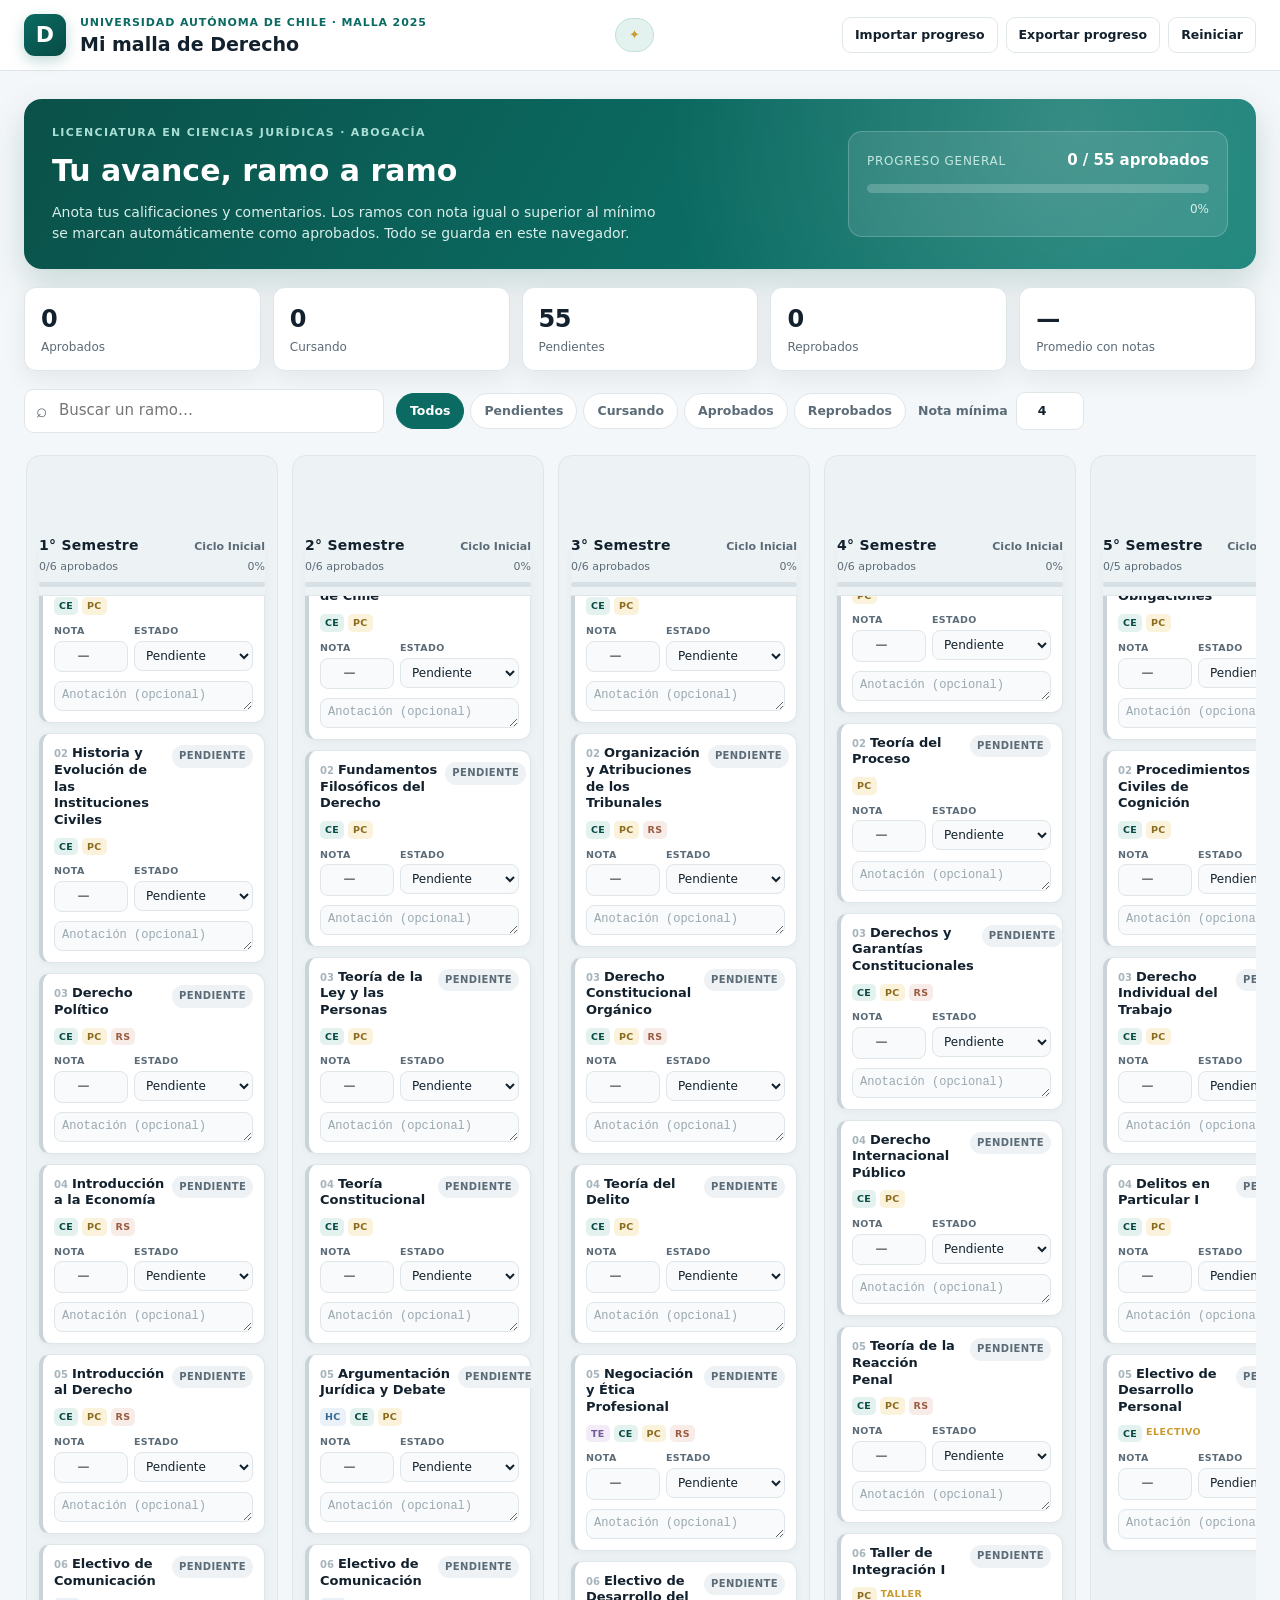
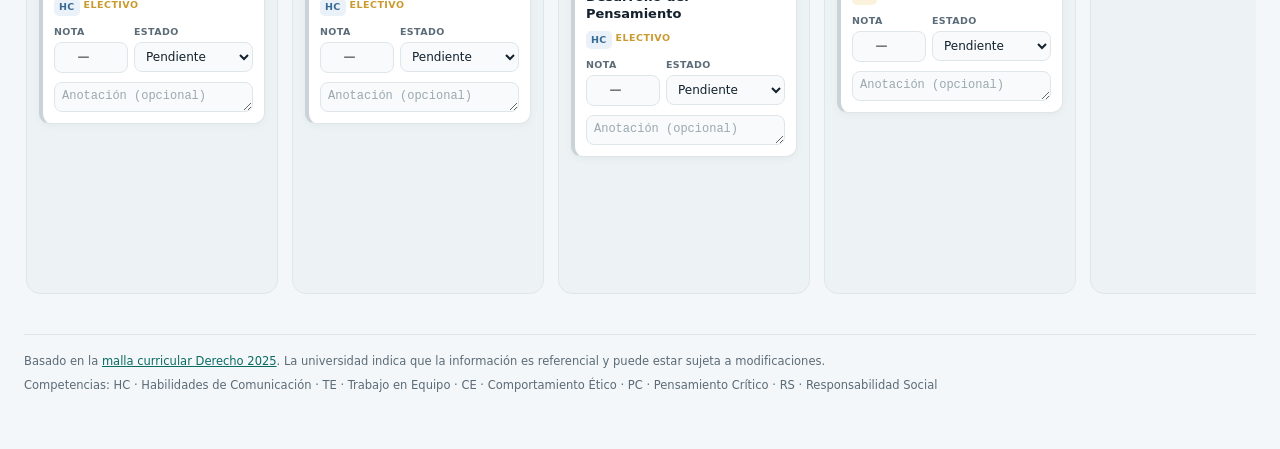
<file: index.html>
<!doctype html>
<html lang="es-CL">
<head>
  <meta charset="utf-8">
  <meta name="viewport" content="width=device-width, initial-scale=1">
  <meta name="description" content="Seguimiento personal de notas y avance de la malla de Derecho 2025 de la Universidad Autónoma de Chile.">
  <title>Mi malla · Derecho UAutónoma 2025</title>
  <link rel="stylesheet" href="styles.css">
</head>
<body>
  <header class="topbar">
    <div class="topbar-inner">
      <div class="brand">
        <div class="brand-mark" aria-hidden="true">D</div>
        <div>
          <p class="brand-kicker">Universidad Autónoma de Chile · Malla 2025</p>
          <h1>Mi malla de Derecho</h1>
        </div>
      </div>
      <div class="perfil-chip" id="perfil-chip" hidden></div>
      <div class="topbar-actions">
        <button type="button" class="btn btn-ghost" id="btn-importar">Importar progreso</button>
        <button type="button" class="btn btn-ghost" id="btn-exportar">Exportar progreso</button>
        <button type="button" class="btn btn-ghost btn-danger" id="btn-reiniciar">Reiniciar</button>
        <input type="file" id="archivo-importar" accept="application/json,.json" hidden>
      </div>
    </div>
  </header>

  <main>
    <section class="hero" aria-labelledby="resumen-titulo">
      <div class="hero-copy">
        <p class="eyebrow">Licenciatura en Ciencias Jurídicas · Abogacía</p>
        <h2 id="resumen-titulo">Tu avance, ramo a ramo</h2>
        <p class="hero-text">
          Anota tus calificaciones y comentarios. Los ramos con nota igual o superior al mínimo
          se marcan automáticamente como aprobados. Todo se guarda en este navegador.
        </p>
      </div>

      <div class="progress-card">
        <div class="progress-head">
          <span class="progress-label">Progreso general</span>
          <strong id="avance-texto">0 / 55 aprobados</strong>
        </div>
        <div class="progress-track" role="progressbar" aria-valuemin="0" aria-valuemax="100" aria-valuenow="0" id="avance-barra">
          <div class="progress-fill" id="avance-fill"></div>
        </div>
        <span class="progress-pct" id="avance-pct">0%</span>
      </div>
    </section>

    <section class="stats" aria-label="Resumen de tu situación">
      <article class="stat">
        <span class="stat-value" id="stat-aprobados">0</span>
        <span class="stat-label">Aprobados</span>
      </article>
      <article class="stat">
        <span class="stat-value" id="stat-cursando">0</span>
        <span class="stat-label">Cursando</span>
      </article>
      <article class="stat">
        <span class="stat-value" id="stat-pendientes">0</span>
        <span class="stat-label">Pendientes</span>
      </article>
      <article class="stat">
        <span class="stat-value" id="stat-reprobados">0</span>
        <span class="stat-label">Reprobados</span>
      </article>
      <article class="stat">
        <span class="stat-value" id="stat-promedio">—</span>
        <span class="stat-label">Promedio con notas</span>
      </article>
    </section>

    <section class="toolbar" aria-label="Filtros y búsqueda">
      <div class="search-wrap">
        <span class="search-icon" aria-hidden="true">⌕</span>
        <input type="search" id="busqueda" placeholder="Buscar un ramo…" aria-label="Buscar un ramo">
      </div>
      <div class="filters" id="filtros" role="group" aria-label="Filtrar por estado">
        <button type="button" class="chip active" data-filtro="todos">Todos</button>
        <button type="button" class="chip" data-filtro="pendiente">Pendientes</button>
        <button type="button" class="chip" data-filtro="cursando">Cursando</button>
        <button type="button" class="chip" data-filtro="aprobado">Aprobados</button>
        <button type="button" class="chip" data-filtro="reprobado">Reprobados</button>
      </div>
      <label class="minima">
        Nota mínima
        <input type="number" id="nota-minima" min="1" max="7" step="0.1" value="4" aria-label="Nota mínima de aprobación">
      </label>
    </section>

    <section class="malla" id="malla" aria-label="Malla curricular por semestre"></section>

    <p class="empty-state" id="empty-state" hidden>No hay ramos que coincidan con tu búsqueda o filtro.</p>

    <footer class="footer">
      <p>
        Basado en la <a href="https://admision.uautonoma.cl/content/uploads/2025/01/Malla-Derecho-2025.pdf" target="_blank" rel="noopener noreferrer">malla curricular Derecho 2025</a>.
        La universidad indica que la información es referencial y puede estar sujeta a modificaciones.
      </p>
      <p class="leyenda">
        Competencias: HC · Habilidades de Comunicación · TE · Trabajo en Equipo · CE · Comportamiento Ético ·
        PC · Pensamiento Crítico · RS · Responsabilidad Social
      </p>
    </footer>
  </main>

  <div class="toast" id="toast" role="status" aria-live="polite"></div>

  <script src="data.js"></script>
  <script src="app.js"></script>
</body>
</html>
</file>
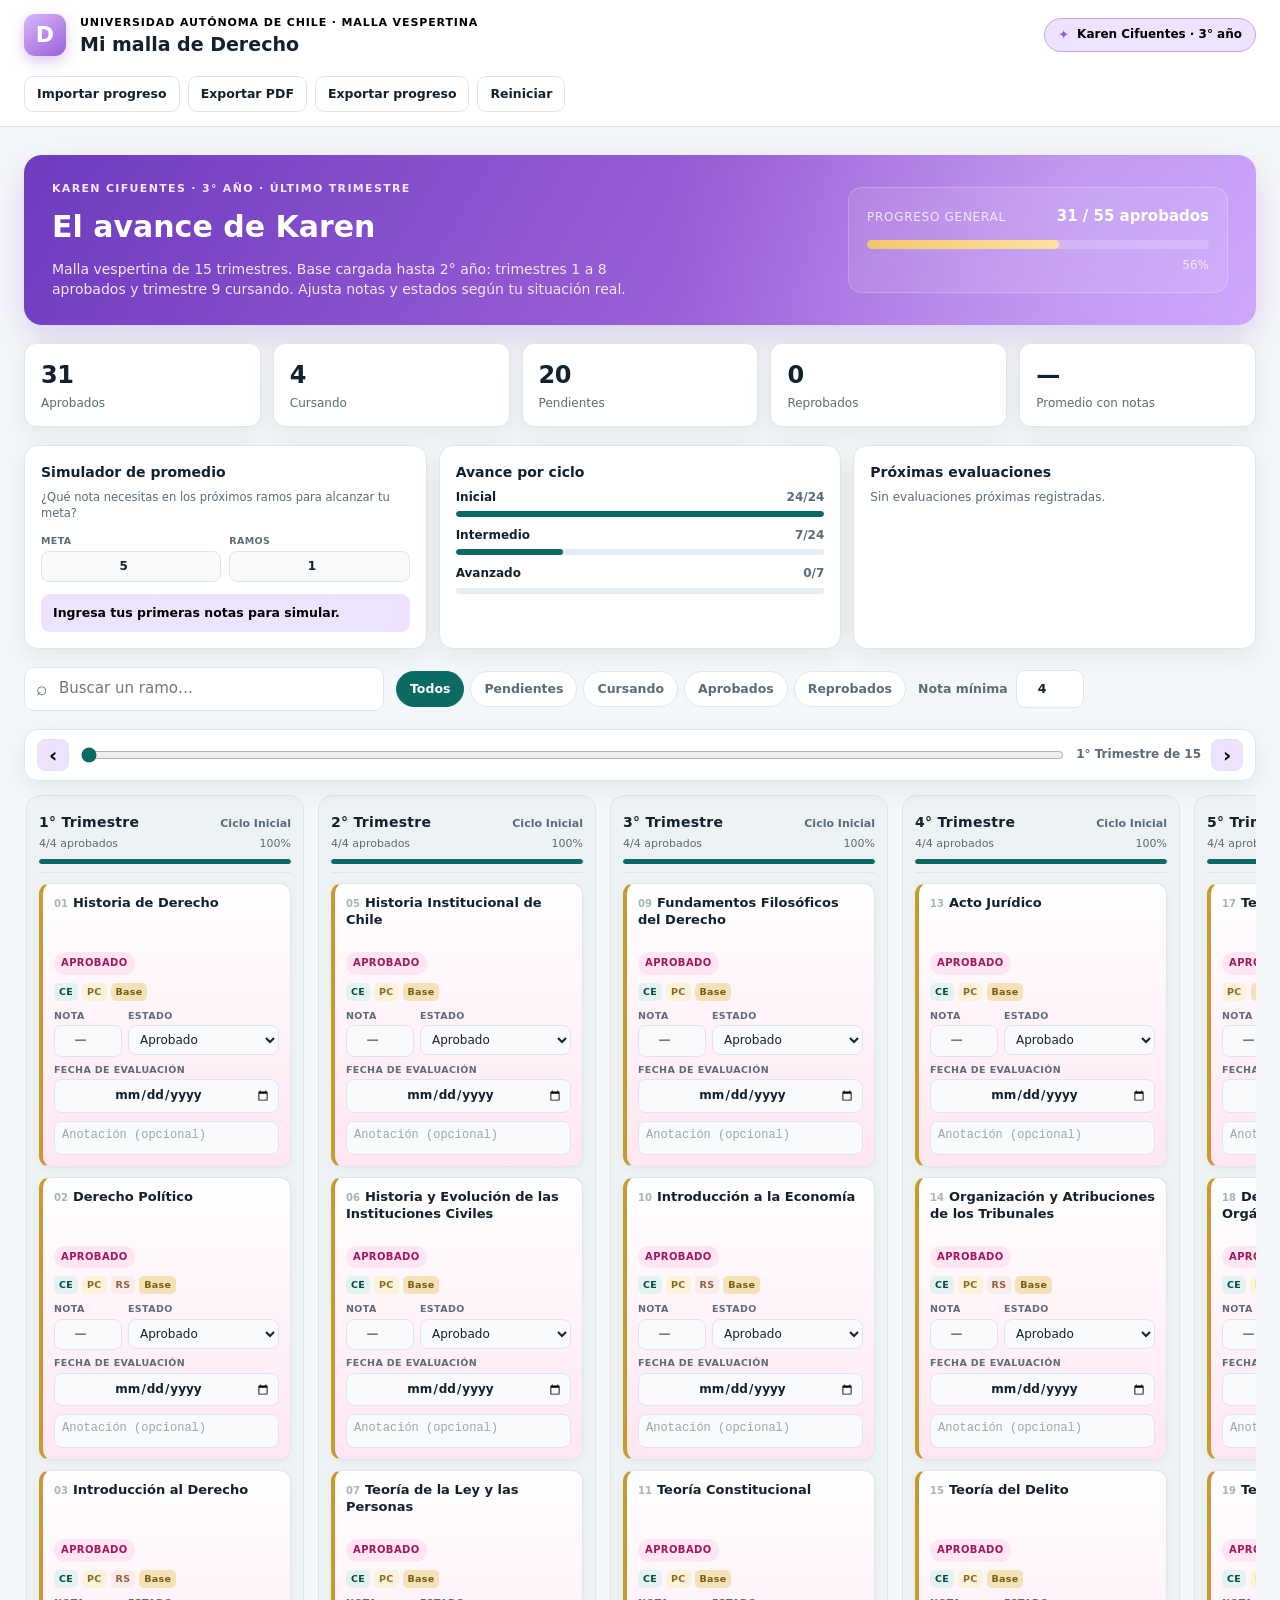
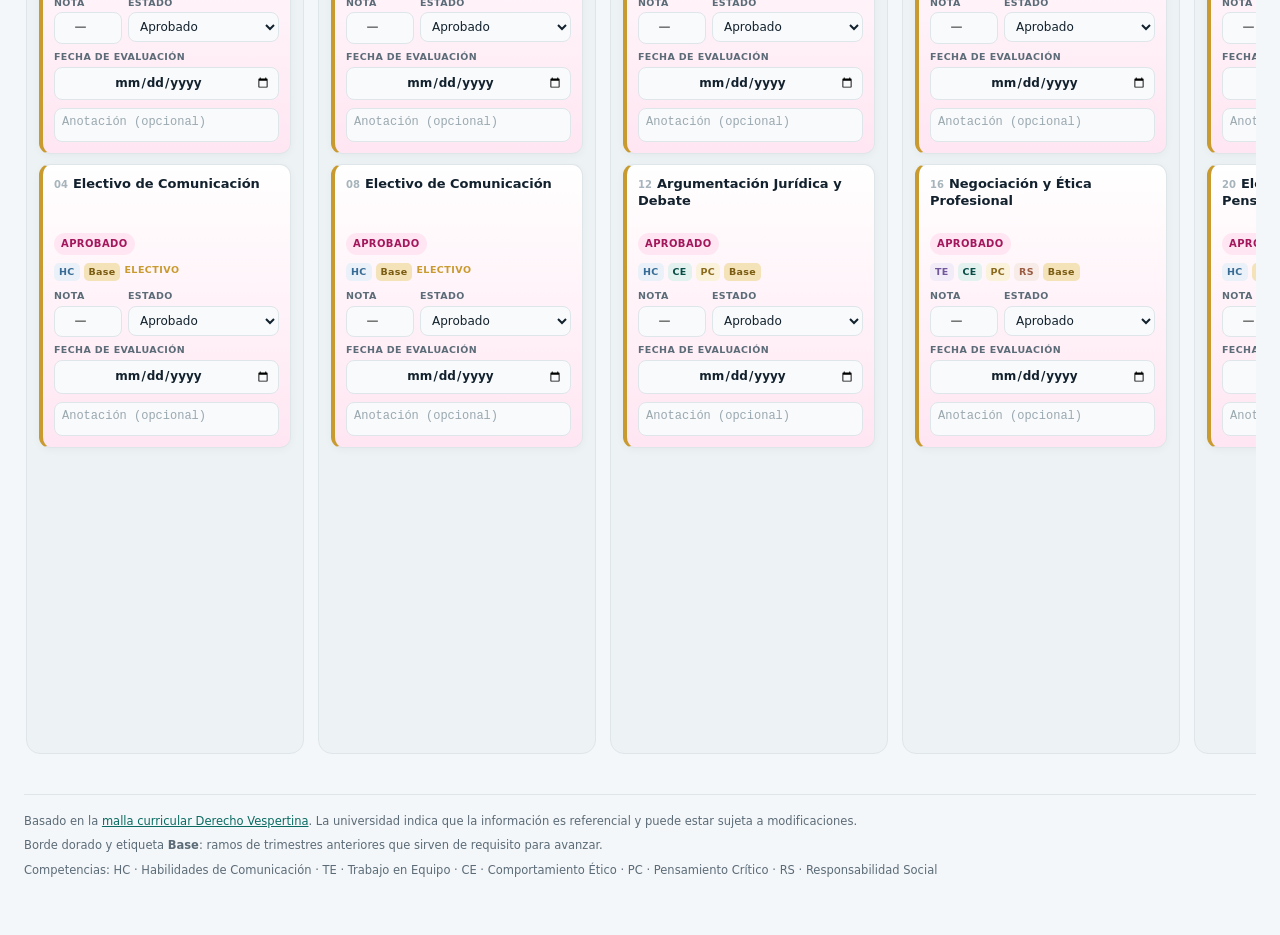
<file: karen.html>
<!doctype html>
<html lang="es-CL">
<head>
  <meta charset="utf-8">
  <meta name="viewport" content="width=device-width, initial-scale=1">
  <meta name="description" content="Seguimiento personal de notas y avance de la malla vespertina de Derecho de la Universidad Autónoma de Chile.">
  <title>La malla de Karen · Derecho UAutónoma</title>
  <style>
:root {
  --bg: #f4f7f9;
  --surface: #ffffff;
  --surface-soft: #f8fafb;
  --ink: #12212d;
  --ink-soft: #5b6b77;
  --line: #dfe6ea;
  --brand: #0b6b62;
  --brand-dark: #074b45;
  --brand-soft: #e3f2ef;
  --gold: #c99a2e;
  --gold-soft: #fbf2dc;
  --lila: #d9b8ff;
  --pink: #e85c9f;
  --pink-soft: #ffe6f2;
  --pink-dark: #a3175c;
  --purple: #7b3fc3;
  --purple-soft: #eee3ff;
  --purple-dark: #5b2a9e;
  --danger: #b4473f;
  --danger-soft: #fae9e7;
  --blue: #2f6f9e;
  --blue-soft: #e7f1f8;
  --shadow: 0 8px 24px rgba(18, 33, 45, 0.07);
  --radius: 14px;
}

* { box-sizing: border-box; }

html { scroll-behavior: smooth; }

body {
  margin: 0;
  min-height: 100vh;
  background: var(--bg);
  color: var(--ink);
  font-family: "Segoe UI", Inter, system-ui, -apple-system, sans-serif;
  font-size: 15px;
  line-height: 1.45;
}

button, input, select { font: inherit; }
button { cursor: pointer; }

.topbar {
  position: sticky;
  top: 0;
  z-index: 20;
  background: rgba(255, 255, 255, 0.94);
  backdrop-filter: blur(10px);
  border-bottom: 1px solid var(--line);
}

.topbar-inner {
  max-width: 1480px;
  margin: 0 auto;
  padding: 14px 24px;
  display: flex;
  align-items: center;
  justify-content: space-between;
  gap: 20px;
  flex-wrap: wrap;
}

.brand { display: flex; align-items: center; gap: 14px; }

.brand-mark {
  width: 42px;
  height: 42px;
  border-radius: 11px;
  background: linear-gradient(145deg, #d9b8ff, #9a5fd6);
  color: #fff;
  display: grid;
  place-items: center;
  font-weight: 800;
  font-size: 22px;
  box-shadow: 0 5px 14px rgba(123, 63, 195, 0.28);
}

.brand-kicker {
  margin: 0 0 2px;
  font-size: 11px;
  letter-spacing: 0.08em;
  text-transform: uppercase;
  color: #000;
  font-weight: 700;
}

.brand h1 { margin: 0; font-size: 19px; line-height: 1.2; }

.perfil-chip {
  display: flex;
  align-items: center;
  gap: 8px;
  background: #eee3ff;
  color: #000;
  border: 1px solid #c9a1ff;
  border-radius: 999px;
  padding: 7px 13px;
  font-size: 12px;
  font-weight: 700;
}

.perfil-chip::before {
  content: "✦";
  color: #8e5fd8;
  font-size: 13px;
}

.topbar-actions { display: flex; gap: 8px; flex-wrap: wrap; }

.btn {
  border: 1px solid var(--line);
  background: var(--surface);
  color: var(--ink);
  border-radius: 9px;
  padding: 8px 12px;
  font-size: 12.5px;
  font-weight: 600;
  transition: background 0.15s, border-color 0.15s, color 0.15s;
}

.btn:hover { background: var(--surface-soft); border-color: #c6d2d8; }
.btn-danger:hover { color: var(--danger); border-color: #e2b7b3; background: var(--danger-soft); }

main {
  max-width: 1480px;
  margin: 0 auto;
  padding: 28px 24px 48px;
}

.hero {
  display: grid;
  grid-template-columns: minmax(0, 1fr) minmax(280px, 380px);
  gap: 28px;
  align-items: center;
  padding: 26px 28px;
  border-radius: 18px;
  color: #fff;
  background:
    radial-gradient(circle at 85% 15%, rgba(255, 255, 255, 0.18), transparent 38%),
    linear-gradient(120deg, #6d3bbf, #9a5fd6 55%, #c9a1ff);
  box-shadow: 0 14px 34px rgba(123, 63, 195, 0.2);
}

.eyebrow {
  margin: 0 0 8px;
  font-size: 11px;
  letter-spacing: 0.12em;
  text-transform: uppercase;
  color: #f3e8ff;
  font-weight: 700;
}

.hero h2 { margin: 0 0 10px; font-size: clamp(22px, 3vw, 30px); }
.hero-text { margin: 0; max-width: 620px; color: #f3e8ff; font-size: 14px; }

.progress-card {
  background: rgba(255, 255, 255, 0.1);
  border: 1px solid rgba(255, 255, 255, 0.2);
  border-radius: 14px;
  padding: 18px;
}

.progress-head {
  display: flex;
  justify-content: space-between;
  align-items: baseline;
  gap: 12px;
  margin-bottom: 12px;
}

.progress-label { color: #f3e8ff; font-size: 12px; text-transform: uppercase; letter-spacing: 0.06em; }
.progress-head strong { font-size: 15px; }

.progress-track {
  height: 9px;
  background: rgba(255, 255, 255, 0.2);
  border-radius: 999px;
  overflow: hidden;
}

.progress-fill {
  height: 100%;
  width: 0%;
  border-radius: inherit;
  background: linear-gradient(90deg, #f1c76b, #ffe1a0);
  transition: width 0.35s ease;
}

.progress-pct { display: block; margin-top: 8px; font-size: 12px; color: #f3e8ff; text-align: right; }

.stats {
  display: grid;
  grid-template-columns: repeat(5, minmax(0, 1fr));
  gap: 12px;
  margin: 18px 0;
}

.stat {
  background: var(--surface);
  border: 1px solid var(--line);
  border-radius: 12px;
  padding: 14px 16px;
  box-shadow: var(--shadow);
  display: flex;
  flex-direction: column;
  gap: 2px;
}

.stat-value { font-size: 24px; font-weight: 750; letter-spacing: -0.02em; }
.stat-label { font-size: 12px; color: var(--ink-soft); }

.extras {
  display: grid;
  grid-template-columns: repeat(3, minmax(0, 1fr));
  gap: 12px;
  margin: 18px 0;
}

.extra-card {
  background: var(--surface);
  border: 1px solid var(--line);
  border-radius: var(--radius);
  padding: 16px;
  box-shadow: var(--shadow);
}

.extra-card h3 { margin: 0 0 6px; font-size: 14px; }
.extra-desc { margin: 0 0 12px; font-size: 11.5px; color: var(--ink-soft); }

.simulador-controles { display: grid; grid-template-columns: 1fr 1fr; gap: 8px; }
.simulador-resultado {
  margin: 12px 0 0;
  padding: 10px 12px;
  border-radius: 9px;
  background: #eee3ff;
  color: #000;
  font-size: 12.5px;
  font-weight: 600;
}

.ciclos-lista { display: flex; flex-direction: column; gap: 10px; }
.ciclo-item-head { display: flex; justify-content: space-between; font-size: 12px; margin-bottom: 5px; }
.ciclo-item-head span { color: var(--ink-soft); font-weight: 700; }
.ciclo-track { height: 6px; background: #e6ecef; border-radius: 999px; overflow: hidden; }
.ciclo-fill { height: 100%; background: var(--brand); border-radius: inherit; }

.fechas-lista { display: flex; flex-direction: column; gap: 7px; }
.fecha-item { display: flex; align-items: center; gap: 9px; font-size: 12px; }
.fecha-numero {
  flex: 0 0 auto;
  background: var(--gold-soft);
  color: #7a5c12;
  border-radius: 7px;
  padding: 4px 7px;
  font-size: 11px;
  font-weight: 800;
}
.fecha-nombre { overflow: hidden; text-overflow: ellipsis; white-space: nowrap; }
.fechas-vacio { margin: 0; font-size: 12px; color: var(--ink-soft); }

.print-header { display: none; }

.toolbar {
  display: flex;
  align-items: center;
  gap: 12px;
  flex-wrap: wrap;
  margin-bottom: 18px;
}

.search-wrap { position: relative; flex: 1 1 240px; max-width: 360px; }
.search-icon { position: absolute; left: 12px; top: 50%; transform: translateY(-52%); color: var(--ink-soft); font-size: 19px; }

.search-wrap input {
  width: 100%;
  padding: 10px 12px 10px 34px;
  border: 1px solid var(--line);
  border-radius: 10px;
  background: var(--surface);
  color: var(--ink);
  outline: none;
}

.search-wrap input:focus, .minima input:focus { border-color: var(--brand); box-shadow: 0 0 0 3px var(--brand-soft); }

.filters { display: flex; gap: 6px; flex-wrap: wrap; }

.chip {
  border: 1px solid var(--line);
  background: var(--surface);
  color: var(--ink-soft);
  border-radius: 999px;
  padding: 8px 13px;
  font-size: 12.5px;
  font-weight: 600;
}

.chip:hover { border-color: #c6d2d8; color: var(--ink); }
.chip.active { background: var(--brand); border-color: var(--brand); color: #fff; }

.minima {
  display: flex;
  align-items: center;
  gap: 8px;
  font-size: 12.5px;
  color: var(--ink-soft);
  font-weight: 600;
}

.minima input {
  width: 68px;
  padding: 9px 8px;
  border: 1px solid var(--line);
  border-radius: 9px;
  background: var(--surface);
  color: var(--ink);
  outline: none;
  text-align: center;
}

.malla-nav {
  position: sticky;
  top: var(--topbar-h, 74px);
  z-index: 15;
  display: flex;
  align-items: center;
  gap: 10px;
  margin: 14px 0 10px;
  padding: 9px 12px;
  background: rgba(255, 255, 255, 0.96);
  backdrop-filter: blur(8px);
  border: 1px solid var(--line);
  border-radius: var(--radius);
  box-shadow: var(--shadow);
}

.nav-btn {
  flex: 0 0 auto;
  width: 32px;
  height: 32px;
  border: 1px solid var(--line);
  border-radius: 8px;
  background: #eee3ff;
  color: #000;
  font-size: 20px;
  line-height: 1;
  font-weight: 800;
}

.nav-btn:hover { background: #d9b8ff; }

#nav-trimestre {
  flex: 1 1 auto;
  min-width: 80px;
  accent-color: var(--brand);
  cursor: pointer;
}

.nav-label {
  flex: 0 0 auto;
  min-width: 116px;
  text-align: right;
  font-size: 12px;
  font-weight: 700;
  color: var(--ink-soft);
}

.malla {
  display: grid;
  grid-auto-flow: column;
  grid-auto-columns: minmax(278px, 1fr);
  gap: 14px;
  overflow-x: auto;
  padding: 4px 2px 18px;
  scrollbar-color: #b9c7cd transparent;
}

.semestre {
  background: #edf2f4;
  border: 1px solid var(--line);
  border-radius: var(--radius);
  padding: 12px;
  display: flex;
  flex-direction: column;
  gap: 10px;
  min-width: 0;
}

.semestre-head {
  background: #edf2f4;
  padding: 4px 0 8px;
  border-bottom: 1px solid var(--line);
}

.semestre-title {
  display: flex;
  align-items: baseline;
  justify-content: space-between;
  gap: 8px;
}

.semestre-title h3 { margin: 0; font-size: 14px; letter-spacing: 0.02em; }
.semestre-title span { font-size: 11px; color: var(--ink-soft); font-weight: 600; }

.semestre-sub { display: flex; justify-content: space-between; font-size: 11px; color: var(--ink-soft); margin-top: 4px; }

.semestre-track { height: 5px; background: #d7e0e4; border-radius: 999px; margin-top: 7px; overflow: hidden; }
.semestre-fill { height: 100%; background: var(--brand); border-radius: inherit; transition: width 0.3s ease; }

.curso {
  background: var(--surface);
  border: 1px solid var(--line);
  border-left: 4px solid #c9d3d8;
  border-radius: 11px;
  padding: 11px;
  box-shadow: 0 2px 8px rgba(18, 33, 45, 0.04);
  display: flex;
  flex-direction: column;
  align-items: stretch;
  gap: 8px;
  min-height: 218px;
}

.curso.aprobado { border-left-color: var(--pink); background: linear-gradient(180deg, #fff, var(--pink-soft)); }
.curso.cursando { border-left-color: var(--purple); background: linear-gradient(180deg, #fff, var(--purple-soft)); }
.curso.pendiente { background: #fff; }
.curso.reprobado { border-left-color: var(--danger); background: linear-gradient(180deg, #fff, #fdf7f6); }
.curso.requisito { border-left-color: var(--gold); }
.curso.requisito.aprobado { border-left-color: var(--gold); background: linear-gradient(180deg, #fff, var(--pink-soft)); }
.curso.requisito.cursando { border-left-color: var(--gold); background: linear-gradient(180deg, #fff, var(--purple-soft)); }

.curso-top { display: flex; flex-direction: column; align-items: flex-start; gap: 6px; }
.curso-nombre {
  margin: 0;
  width: 100%;
  min-height: 51px;
  font-size: 13px;
  font-weight: 700;
  line-height: 1.3;
  overflow-wrap: anywhere;
}
.curso-num { color: #a6b4bc; font-size: 10px; font-weight: 700; margin-right: 5px; }

.estado {
  align-self: flex-start;
  font-size: 10px;
  font-weight: 700;
  text-transform: uppercase;
  letter-spacing: 0.04em;
  border-radius: 999px;
  padding: 4px 7px;
  background: #eef2f4;
  color: var(--ink-soft);
  white-space: nowrap;
}

.estado.pendiente { background: #fff; color: #7b8790; box-shadow: inset 0 0 0 1px var(--line); }
.estado.aprobado { background: var(--pink-soft); color: var(--pink-dark); }
.estado.cursando { background: var(--purple-soft); color: var(--purple-dark); }
.estado.reprobado { background: var(--danger-soft); color: var(--danger); }

.tags { display: flex; gap: 4px; flex-wrap: wrap; }

.tag {
  font-size: 9.5px;
  font-weight: 800;
  border-radius: 5px;
  padding: 2px 5px;
  background: #f0f3f5;
  color: #61717c;
  letter-spacing: 0.03em;
}

.tag-HC { background: #eaf1f8; color: #376b95; }
.tag-TE { background: #f2ecf8; color: #73579b; }
.tag-CE { background: var(--brand-soft); color: var(--brand-dark); }
.tag-PC { background: var(--gold-soft); color: #8a6a1d; }
.tag-RS { background: #f7ece7; color: #9a5b42; }
.tag-base { background: #f4e2b8; color: #7a5c12; }

.tipo {
  font-size: 9.5px;
  font-weight: 700;
  text-transform: uppercase;
  letter-spacing: 0.05em;
  color: var(--gold);
}

.curso-controles { display: grid; grid-template-columns: 68px 1fr; gap: 6px; }
.campo-fecha { grid-column: 1 / -1; }
.campo-fecha input { text-align: left; font-size: 11px; }

.campo { display: flex; flex-direction: column; gap: 3px; }
.campo span { font-size: 9.5px; text-transform: uppercase; letter-spacing: 0.04em; color: var(--ink-soft); font-weight: 700; }

.campo input, .campo select, .comentario {
  width: 100%;
  border: 1px solid var(--line);
  border-radius: 8px;
  background: var(--surface-soft);
  color: var(--ink);
  padding: 6px 7px;
  font-size: 12px;
  outline: none;
}

.campo input:focus, .campo select:focus, .comentario:focus { border-color: var(--brand); box-shadow: 0 0 0 2px var(--brand-soft); }
.campo input { text-align: center; font-weight: 700; }

.comentario { resize: none; height: 34px; min-height: 34px; line-height: 1.3; }
.print-detalle { display: none; }
.comentario::placeholder { color: #9aa8b0; }

.empty-state {
  text-align: center;
  color: var(--ink-soft);
  background: var(--surface);
  border: 1px dashed var(--line);
  border-radius: 12px;
  padding: 32px;
}

.footer {
  margin-top: 22px;
  padding-top: 18px;
  border-top: 1px solid var(--line);
  color: var(--ink-soft);
  font-size: 11.5px;
}

.footer p { margin: 0 0 6px; }
.footer a { color: var(--brand); }
.leyenda { line-height: 1.7; }

.toast {
  position: fixed;
  bottom: 24px;
  left: 50%;
  transform: translate(-50%, 20px);
  background: var(--ink);
  color: #fff;
  padding: 11px 16px;
  border-radius: 10px;
  font-size: 13px;
  opacity: 0;
  pointer-events: none;
  transition: opacity 0.2s, transform 0.2s;
  z-index: 50;
}

.toast.visible { opacity: 1; transform: translate(-50%, 0); }

@media (max-width: 900px) {
  .hero { grid-template-columns: 1fr; }
  .stats { grid-template-columns: repeat(3, minmax(0, 1fr)); }
  .extras { grid-template-columns: 1fr; }
}

@media (max-width: 620px) {
  .topbar-inner, main { padding-left: 14px; padding-right: 14px; }
  .topbar-actions .btn { flex: 1 1 auto; }
  .stats { grid-template-columns: repeat(2, minmax(0, 1fr)); }
  .malla { grid-auto-columns: minmax(88%, 88%); }
  .semestre-head { top: 118px; }
  .toolbar { align-items: stretch; }
  .search-wrap { max-width: none; }
}

@media print {
  @page { size: A4 landscape; margin: 10mm; }

  body { background: #fff; font-size: 10px; }
  .topbar, .toolbar, .extras, .malla-nav, .toast, .footer a, .curso-controles, .comentario, .semestre-track { display: none !important; }
  main { max-width: none; padding: 0; }

  .print-header { display: block; font-size: 18px; font-weight: 800; margin-bottom: 8px; }
  .hero {
    background: #fff !important;
    color: #000 !important;
    box-shadow: none;
    padding: 0 0 10px;
    border-bottom: 2px solid #0b6b62;
    border-radius: 0;
  }
  .eyebrow, .hero-text, .progress-card { display: none; }
  .hero h2 { color: #000; font-size: 15px; margin: 0; }

  .stats { grid-template-columns: repeat(5, 1fr); gap: 6px; margin: 10px 0; }
  .stat { box-shadow: none; padding: 8px; }
  .stat-value { font-size: 15px; }

  .malla {
    display: grid;
    grid-template-columns: repeat(2, minmax(0, 1fr));
    overflow: visible;
    padding: 0;
    gap: 8px;
  }
  .semestre { background: #fff; border: 1px solid #bbb; break-inside: avoid; padding: 8px; }
  .semestre-head { position: static; background: #fff; padding: 0 0 6px; }
  .curso { box-shadow: none; min-height: 0; break-inside: avoid; padding: 8px; }
  .curso-nombre { min-height: 0; font-size: 11px; }
  .print-detalle { display: block; margin: 4px 0 0; color: #555; font-size: 9px; }
  .estado { font-size: 8px; }
  .footer { margin-top: 10px; font-size: 9px; }
}

</style>
</head>
<body>
  <header class="topbar">
    <div class="topbar-inner">
      <div class="brand">
        <div class="brand-mark" aria-hidden="true">D</div>
        <div>
          <p class="brand-kicker">Universidad Autónoma de Chile · Malla Vespertina</p>
          <h1>Mi malla de Derecho</h1>
        </div>
      </div>
      <div class="perfil-chip" id="perfil-chip" hidden></div>
      <div class="topbar-actions">
        <button type="button" class="btn btn-ghost" id="btn-importar">Importar progreso</button>
        <button type="button" class="btn btn-ghost" id="btn-pdf">Exportar PDF</button>
        <button type="button" class="btn btn-ghost" id="btn-exportar">Exportar progreso</button>
        <button type="button" class="btn btn-ghost btn-danger" id="btn-reiniciar">Reiniciar</button>
        <input type="file" id="archivo-importar" accept="application/json,.json" hidden>
      </div>
    </div>
  </header>

  <main>
    <section class="hero" aria-labelledby="resumen-titulo">
      <div class="hero-copy">
        <p class="eyebrow">Licenciatura en Ciencias Jurídicas · Abogacía</p>
        <h2 id="resumen-titulo">Tu avance, ramo a ramo</h2>
        <p class="hero-text">
          Anota tus calificaciones y comentarios. Los ramos con nota igual o superior al mínimo
          se marcan automáticamente como aprobados. Todo se guarda en este navegador.
        </p>
      </div>

      <div class="progress-card">
        <div class="progress-head">
          <span class="progress-label">Progreso general</span>
          <strong id="avance-texto">0 / 55 aprobados</strong>
        </div>
        <div class="progress-track" role="progressbar" aria-valuemin="0" aria-valuemax="100" aria-valuenow="0" id="avance-barra">
          <div class="progress-fill" id="avance-fill"></div>
        </div>
        <span class="progress-pct" id="avance-pct">0%</span>
      </div>
    </section>

    <section class="stats" aria-label="Resumen de tu situación">
      <article class="stat">
        <span class="stat-value" id="stat-aprobados">0</span>
        <span class="stat-label">Aprobados</span>
      </article>
      <article class="stat">
        <span class="stat-value" id="stat-cursando">0</span>
        <span class="stat-label">Cursando</span>
      </article>
      <article class="stat">
        <span class="stat-value" id="stat-pendientes">0</span>
        <span class="stat-label">Pendientes</span>
      </article>
      <article class="stat">
        <span class="stat-value" id="stat-reprobados">0</span>
        <span class="stat-label">Reprobados</span>
      </article>
      <article class="stat">
        <span class="stat-value" id="stat-promedio">—</span>
        <span class="stat-label">Promedio con notas</span>
      </article>
    </section>

    <section class="extras" id="extras" aria-label="Herramientas adicionales"></section>

    <section class="toolbar" aria-label="Filtros y búsqueda">
      <div class="search-wrap">
        <span class="search-icon" aria-hidden="true">⌕</span>
        <input type="search" id="busqueda" placeholder="Buscar un ramo…" aria-label="Buscar un ramo">
      </div>
      <div class="filters" id="filtros" role="group" aria-label="Filtrar por estado">
        <button type="button" class="chip active" data-filtro="todos">Todos</button>
        <button type="button" class="chip" data-filtro="pendiente">Pendientes</button>
        <button type="button" class="chip" data-filtro="cursando">Cursando</button>
        <button type="button" class="chip" data-filtro="aprobado">Aprobados</button>
        <button type="button" class="chip" data-filtro="reprobado">Reprobados</button>
      </div>
      <label class="minima">
        Nota mínima
        <input type="number" id="nota-minima" min="1" max="7" step="0.1" value="4" aria-label="Nota mínima de aprobación">
      </label>
    </section>

    <nav class="malla-nav" id="malla-nav" aria-label="Navegación de trimestres">
      <button type="button" class="nav-btn" id="nav-anterior" aria-label="Trimestre anterior">‹</button>
      <input type="range" id="nav-trimestre" min="1" max="15" value="1" aria-label="Ir al trimestre">
      <span class="nav-label" id="nav-label">Trimestre 1 de 15</span>
      <button type="button" class="nav-btn" id="nav-siguiente" aria-label="Trimestre siguiente">›</button>
    </nav>

    <section class="malla" id="malla" aria-label="Malla curricular por trimestre"></section>

    <p class="empty-state" id="empty-state" hidden>No hay ramos que coincidan con tu búsqueda o filtro.</p>

    <div class="print-header" id="print-header"></div>

    <footer class="footer">
      <p>
        Basado en la <a href="https://admision.uautonoma.cl/content/uploads/2023/11/malla-derecho-vespertino.pdf" target="_blank" rel="noopener noreferrer">malla curricular Derecho Vespertina</a>.
        La universidad indica que la información es referencial y puede estar sujeta a modificaciones.
      </p>
      <p class="leyenda leyenda-base" id="leyenda-base" hidden>
        Borde dorado y etiqueta <strong>Base</strong>: ramos de trimestres anteriores que sirven de requisito para avanzar.
      </p>
      <p class="leyenda">
        Competencias: HC · Habilidades de Comunicación · TE · Trabajo en Equipo · CE · Comportamiento Ético ·
        PC · Pensamiento Crítico · RS · Responsabilidad Social
      </p>
    </footer>
  </main>

  <div class="toast" id="toast" role="status" aria-live="polite"></div>

  <script>
// Perfil personalizado de Karen Cifuentes.
// Cargado solo por karen.html antes de data.js y app.js.

const PERFIL = {
  nombre: "Karen Cifuentes",
  anioTexto: "3° año · último trimestre",
  titulo: "La malla de Karen",
  tituloResumen: "El avance de Karen",
  chip: "Karen Cifuentes · 3° año",
  textoHero: "Malla vespertina de 15 trimestres. Base cargada hasta 2° año: trimestres 1 a 8 aprobados y trimestre 9 cursando. Ajusta notas y estados según tu situación real.",
  minima: 4,
  semestresAprobados: [1, 2, 3, 4, 5, 6, 7, 8],
  semestresCursando: [9],
  semestresBase: [1, 2, 3, 4, 5, 6, 7, 8],
  storageKey: "malla-derecho-vespertina-karen-cifuentes-v2"
};

</script>
  <script>
// Malla curricular Derecho Vespertina — Universidad Autónoma de Chile
// Fuente: https://admision.uautonoma.cl/content/uploads/2023/11/malla-derecho-vespertino.pdf
// La malla indicada por la universidad es referencial y puede estar sujeta a modificaciones.

const COMPETENCIAS = {
  HC: "Habilidades de Comunicación",
  TE: "Trabajo en Equipo",
  CE: "Comportamiento Ético",
  PC: "Pensamiento Crítico",
  RS: "Responsabilidad Social"
};

const ORDEN_COMPETENCIAS = ["HC", "TE", "CE", "PC", "RS"];

const MALLA = [
  {
    semestre: 1,
    ciclo: "Inicial",
    cursos: [
      { id: "historia-derecho", nombre: "Historia de Derecho", tags: ["CE", "PC"] },
      { id: "derecho-politico", nombre: "Derecho Político", tags: ["CE", "PC", "RS"] },
      { id: "introduccion-derecho", nombre: "Introducción al Derecho", tags: ["CE", "PC", "RS"] },
      { id: "electivo-comunicacion-1", nombre: "Electivo de Comunicación", tags: ["HC"], tipo: "Electivo" }
    ]
  },
  {
    semestre: 2,
    ciclo: "Inicial",
    cursos: [
      { id: "historia-institucional-chile", nombre: "Historia Institucional de Chile", tags: ["CE", "PC"] },
      { id: "historia-evolucion-instituciones-civiles", nombre: "Historia y Evolución de las Instituciones Civiles", tags: ["CE", "PC"] },
      { id: "teoria-ley-personas", nombre: "Teoría de la Ley y las Personas", tags: ["CE", "PC"] },
      { id: "electivo-comunicacion-2", nombre: "Electivo de Comunicación", tags: ["HC"], tipo: "Electivo" }
    ]
  },
  {
    semestre: 3,
    ciclo: "Inicial",
    cursos: [
      { id: "fundamentos-filosoficos-derecho", nombre: "Fundamentos Filosóficos del Derecho", tags: ["CE", "PC"] },
      { id: "introduccion-economia", nombre: "Introducción a la Economía", tags: ["CE", "PC", "RS"] },
      { id: "teoria-constitucional", nombre: "Teoría Constitucional", tags: ["CE", "PC"] },
      { id: "argumentacion-juridica-debate", nombre: "Argumentación Jurídica y Debate", tags: ["HC", "CE", "PC"] }
    ]
  },
  {
    semestre: 4,
    ciclo: "Inicial",
    cursos: [
      { id: "acto-juridico", nombre: "Acto Jurídico", tags: ["CE", "PC"] },
      { id: "organizacion-atribuciones-tribunales", nombre: "Organización y Atribuciones de los Tribunales", tags: ["CE", "PC", "RS"] },
      { id: "teoria-delito", nombre: "Teoría del Delito", tags: ["CE", "PC"] },
      { id: "negociacion-etica-profesional", nombre: "Negociación y Ética Profesional", tags: ["TE", "CE", "PC", "RS"] }
    ]
  },
  {
    semestre: 5,
    ciclo: "Inicial",
    cursos: [
      { id: "teoria-proceso", nombre: "Teoría del Proceso", tags: ["PC"] },
      { id: "derecho-constitucional-organico", nombre: "Derecho Constitucional Orgánico", tags: ["CE", "PC", "RS"] },
      { id: "teoria-reaccion-penal", nombre: "Teoría de la Reacción Penal", tags: ["CE", "PC", "RS"] },
      { id: "electivo-desarrollo-pensamiento", nombre: "Electivo de Desarrollo del Pensamiento", tags: ["HC"], tipo: "Electivo" }
    ]
  },
  {
    semestre: 6,
    ciclo: "Inicial",
    cursos: [
      { id: "bienes", nombre: "Bienes", tags: ["PC"] },
      { id: "derechos-garantias-constitucionales", nombre: "Derechos y Garantías Constitucionales", tags: ["CE", "PC", "RS"] },
      { id: "derecho-internacional-publico", nombre: "Derecho Internacional Público", tags: ["CE", "PC"] },
      { id: "taller-integracion-1", nombre: "Taller de Integración I", tags: ["PC"] }
    ]
  },
  {
    semestre: 7,
    ciclo: "Intermedio",
    cursos: [
      { id: "teoria-obligaciones", nombre: "Teoría de las Obligaciones", tags: ["CE", "PC"] },
      { id: "procedimientos-civiles-cognicion", nombre: "Procedimientos Civiles de Cognición", tags: ["CE", "PC"] },
      { id: "delitos-particular-1", nombre: "Delitos en Particular I", tags: ["CE", "PC"] }
    ]
  },
  {
    semestre: 8,
    ciclo: "Intermedio",
    cursos: [
      { id: "fuentes-obligaciones", nombre: "Fuentes de las Obligaciones", tags: ["CE", "PC"] },
      { id: "derecho-individual-trabajo", nombre: "Derecho Individual del Trabajo", tags: ["CE", "PC"] },
      { id: "delitos-particular-2", nombre: "Delitos en Particular II", tags: ["CE", "PC"] },
      { id: "electivo-desarrollo-personal", nombre: "Electivo de Desarrollo Personal", tags: ["CE"], tipo: "Electivo" }
    ]
  },
  {
    semestre: 9,
    ciclo: "Intermedio",
    cursos: [
      { id: "procedimientos-ejecucion-cautela", nombre: "Procedimientos de Ejecución y Cautela", tags: ["CE", "PC"] },
      { id: "derecho-mercantil", nombre: "Derecho Mercantil", tags: ["CE", "PC"] },
      { id: "derecho-colectivo-trabajo-seguridad-social", nombre: "Derecho Colectivo del Trabajo y Seguridad Social", tags: ["CE", "PC"] },
      { id: "electivo-responsabilidad-social", nombre: "Electivo de Responsabilidad Social", tags: ["RS"], tipo: "Electivo" }
    ]
  },
  {
    semestre: 10,
    ciclo: "Intermedio",
    cursos: [
      { id: "derecho-familia", nombre: "Derecho de Familia", tags: ["CE", "PC"] },
      { id: "responsabilidad-civil", nombre: "Responsabilidad Civil", tags: ["CE", "PC", "RS"] },
      { id: "derecho-societario", nombre: "Derecho Societario", tags: ["CE", "PC"] },
      { id: "taller-litigacion", nombre: "Taller de Litigación", tags: ["HC", "TE", "CE", "PC", "RS"] }
    ]
  },
  {
    semestre: 11,
    ciclo: "Intermedio",
    cursos: [
      { id: "derecho-sucesorio", nombre: "Derecho Sucesorio", tags: ["CE", "PC", "RS"] },
      { id: "contratacion-mercantil", nombre: "Contratación Mercantil", tags: ["CE", "PC"] },
      { id: "derecho-administrativo-1", nombre: "Derecho Administrativo I", tags: ["CE", "PC", "RS"] },
      { id: "derecho-procesal-penal", nombre: "Derecho Procesal Penal", tags: ["CE", "PC", "RS"] }
    ]
  },
  {
    semestre: 12,
    ciclo: "Intermedio",
    cursos: [
      { id: "procedimientos-especiales-orales", nombre: "Procedimientos Especiales Orales", tags: ["HC", "CE", "PC"] },
      { id: "derecho-administrativo-2", nombre: "Derecho Administrativo II", tags: ["CE", "PC"] },
      { id: "derecho-tributario-1", nombre: "Derecho Tributario I", tags: ["CE", "PC", "RS"] },
      { id: "taller-integracion-2", nombre: "Taller de Integración II", tags: ["HC", "TE", "CE", "PC", "RS"] },
      { id: "optativo-especialidad-1", nombre: "Optativo de Especialidad I", tags: ["HC", "TE", "CE", "PC", "RS"], tipo: "Optativo" }
    ]
  },
  {
    semestre: 13,
    ciclo: "Avanzado",
    cursos: [
      { id: "reorganizacion-liquidacion-patrimonial", nombre: "Reorganización y Liquidación Patrimonial", tags: ["CE", "PC", "RS"] },
      { id: "recursos", nombre: "Recursos", tags: ["CE", "PC", "RS"] },
      { id: "seminario-investigacion-juridica", nombre: "Seminario de Investigación Jurídica", tags: ["HC", "CE", "PC", "RS"] },
      { id: "derecho-tributario-2", nombre: "Derecho Tributario II", tags: ["CE", "PC", "RS"] },
      { id: "optativo-especialidad-2", nombre: "Optativo de Especialidad II", tags: ["CE", "PC", "RS"], tipo: "Optativo" }
    ]
  },
  {
    semestre: 14,
    ciclo: "Avanzado",
    cursos: [
      { id: "taller-integracion-3", nombre: "Taller de Integración III", tags: ["HC", "TE", "CE", "PC", "RS"] }
    ]
  },
  {
    semestre: 15,
    ciclo: "Avanzado",
    cursos: [
      { id: "clinica-juridica", nombre: "Clínica Jurídica", tags: ["HC", "TE", "CE", "PC", "RS"] }
    ]
  }
];

const TODOS_LOS_CURSOS = MALLA.flatMap((semestre) =>
  semestre.cursos.map((curso) => ({ ...curso, semestre: semestre.semestre, ciclo: semestre.ciclo }))
);

</script>
  <script>
const PERFIL_ACTIVO = typeof PERFIL !== "undefined" && PERFIL && typeof PERFIL === "object" ? PERFIL : null;
const STORAGE_KEY = PERFIL_ACTIVO?.storageKey || "malla-derecho-2025-v1";

const CICLOS = [
  { nombre: "Inicial", semestres: [1, 2, 3, 4, 5, 6] },
  { nombre: "Intermedio", semestres: [7, 8, 9, 10, 11, 12] },
  { nombre: "Avanzado", semestres: [13, 14, 15] }
];

const PERIODO_LABEL = "Trimestre";

const ESTADOS = {
  pendiente: { label: "Pendiente" },
  cursando: { label: "Cursando" },
  aprobado: { label: "Aprobado" },
  reprobado: { label: "Reprobado" }
};

function estadoPorDefecto() {
  const base = {
    minima: PERFIL_ACTIVO?.minima ?? 4,
    registros: {},
    simulador: { meta: 5, ramos: 1 }
  };
  if (!PERFIL_ACTIVO) return base;

  const aprobados = new Set(PERFIL_ACTIVO.semestresAprobados || []);
  const cursando = new Set(PERFIL_ACTIVO.semestresCursando || []);

  TODOS_LOS_CURSOS.forEach((curso) => {
    if (aprobados.has(curso.semestre)) {
      base.registros[curso.id] = { estado: "aprobado", nota: null, comentario: "", auto: false };
    } else if (cursando.has(curso.semestre)) {
      base.registros[curso.id] = { estado: "cursando", nota: null, comentario: "", auto: false };
    }
  });

  return base;
}

const registroPorDefecto = () => ({
  estado: "pendiente",
  nota: null,
  comentario: "",
  fecha: "",
  auto: false
});

let estado = cargarEstado();
let filtroActual = "todos";
let busquedaActual = "";

const mallaEl = document.getElementById("malla");
const navTrimestreEl = document.getElementById("nav-trimestre");
const navLabelEl = document.getElementById("nav-label");
const emptyStateEl = document.getElementById("empty-state");
const busquedaEl = document.getElementById("busqueda");
const filtrosEl = document.getElementById("filtros");
const minimaEl = document.getElementById("nota-minima");
const toastEl = document.getElementById("toast");

function cargarEstado() {
  try {
    const guardado = JSON.parse(localStorage.getItem(STORAGE_KEY));
    if (!guardado || typeof guardado !== "object") return estadoPorDefecto();
    return {
      minima: normalizarMinima(guardado.minima),
      registros: guardado.registros && typeof guardado.registros === "object" ? guardado.registros : {},
      simulador: {
        meta: guardado.simulador?.meta !== undefined ? normalizarMinima(guardado.simulador.meta) : 5,
        ramos: Math.min(55, Math.max(1, Math.round(Number(guardado.simulador?.ramos) || 1)))
      }
    };
  } catch (error) {
    return estadoPorDefecto();
  }
}

function guardarEstado() {
  try {
    localStorage.setItem(STORAGE_KEY, JSON.stringify(estado));
  } catch (error) {
    mostrarToast("No se pudo guardar en este navegador");
  }
}

function normalizarMinima(valor) {
  const numero = Number(valor);
  if (!Number.isFinite(numero)) return 4;
  return Math.min(7, Math.max(1, Math.round(numero * 10) / 10));
}

function obtenerRegistro(id) {
  const guardado = estado.registros[id];
  return {
    ...registroPorDefecto(),
    ...(guardado && typeof guardado === "object" ? guardado : {}),
    estado: ESTADOS[guardado?.estado] ? guardado.estado : "pendiente"
  };
}

function ponerRegistro(id, registro) {
  estado.registros[id] = registro;
}

function notaComoNumero(valor) {
  if (valor === "" || valor === null || valor === undefined) return null;
  const numero = Number(valor);
  if (!Number.isFinite(numero)) return null;
  return Math.min(7, Math.max(1, Math.round(numero * 10) / 10));
}

function estadoSegunNota(nota) {
  return nota !== null && nota >= estado.minima ? "aprobado" : "reprobado";
}

function recalcularEstadosPorNota() {
  TODOS_LOS_CURSOS.forEach((curso) => {
    const registro = obtenerRegistro(curso.id);
    if (registro.nota !== null) {
      registro.estado = estadoSegunNota(registro.nota);
      registro.auto = true;
      ponerRegistro(curso.id, registro);
    }
  });
}

function escaparHtml(texto) {
  return String(texto ?? "")
    .replaceAll("&", "&amp;")
    .replaceAll("<", "&lt;")
    .replaceAll(">", "&gt;")
    .replaceAll('"', "&quot;")
    .replaceAll("'", "&#39;");
}

function formatoNota(numero) {
  return numero.toFixed(1).replace(".", ",");
}

function totales() {
  const conteo = { aprobado: 0, cursando: 0, pendiente: 0, reprobado: 0 };
  let sumaNotas = 0;
  let cantidadNotas = 0;

  TODOS_LOS_CURSOS.forEach((curso) => {
    const registro = obtenerRegistro(curso.id);
    conteo[registro.estado] += 1;
    if (registro.nota !== null) {
      sumaNotas += registro.nota;
      cantidadNotas += 1;
    }
  });

  return {
    ...conteo,
    promedio: cantidadNotas ? sumaNotas / cantidadNotas : null,
    sumaNotas,
    cantidadNotas,
    total: TODOS_LOS_CURSOS.length
  };
}

function renderResumen() {
  const t = totales();
  const pct = t.total ? Math.round((t.aprobado / t.total) * 100) : 0;

  document.getElementById("stat-aprobados").textContent = t.aprobado;
  document.getElementById("stat-cursando").textContent = t.cursando;
  document.getElementById("stat-pendientes").textContent = t.pendiente;
  document.getElementById("stat-reprobados").textContent = t.reprobado;
  document.getElementById("stat-promedio").textContent = t.promedio === null ? "—" : formatoNota(t.promedio);

  document.getElementById("avance-texto").textContent = `${t.aprobado} / ${t.total} aprobados`;
  document.getElementById("avance-pct").textContent = `${pct}%`;
  document.getElementById("avance-fill").style.width = `${pct}%`;
  document.getElementById("avance-barra").setAttribute("aria-valuenow", String(pct));
}

function fechaHoy() {
  const hoy = new Date();
  const mes = String(hoy.getMonth() + 1).padStart(2, "0");
  const dia = String(hoy.getDate()).padStart(2, "0");
  return `${hoy.getFullYear()}-${mes}-${dia}`;
}

function renderSimulador() {
  const contenedor = document.getElementById("simulador-resultado");
  if (!contenedor) return;
  const sim = estado.simulador || { meta: 5, ramos: 1 };
  const t = totales();

  if (!t.cantidadNotas) {
    contenedor.textContent = "Ingresa tus primeras notas para simular.";
    return;
  }

  const cantidad = Math.min(55, Math.max(1, Math.round(sim.ramos)));
  const ramoTexto = cantidad === 1 ? "ramo" : "ramos";
  const requerida = (sim.meta * (t.cantidadNotas + cantidad) - t.sumaNotas) / cantidad;

  if (requerida > 7) {
    contenedor.textContent = `Con ${cantidad} ${ramoTexto} no alcanzas ${formatoNota(sim.meta)}: necesitarías más de 7,0.`;
  } else if (requerida < 1) {
    contenedor.textContent = `Ya superas la meta de ${formatoNota(sim.meta)}: puedes sacar desde 1,0 y aún llegas.`;
  } else {
    contenedor.textContent = `Necesitas ${formatoNota(requerida)} en los próximos ${cantidad} ${ramoTexto} para llegar a ${formatoNota(sim.meta)}.`;
  }
}

function renderCiclos() {
  const contenedor = document.getElementById("ciclos-lista");
  if (!contenedor) return;

  contenedor.innerHTML = CICLOS.map((ciclo) => {
    const cursos = TODOS_LOS_CURSOS.filter((curso) => ciclo.semestres.includes(curso.semestre));
    const aprobados = cursos.filter((curso) => obtenerRegistro(curso.id).estado === "aprobado").length;
    const pct = cursos.length ? Math.round((aprobados / cursos.length) * 100) : 0;
    return `
      <div class="ciclo-item">
        <div class="ciclo-item-head"><strong>${ciclo.nombre}</strong><span>${aprobados}/${cursos.length}</span></div>
        <div class="ciclo-track"><div class="ciclo-fill" style="width:${pct}%"></div></div>
      </div>`;
  }).join("");
}

function renderFechas() {
  const contenedor = document.getElementById("fechas-lista");
  if (!contenedor) return;

  const hoy = fechaHoy();
  const proximas = TODOS_LOS_CURSOS
    .map((curso) => ({ curso, registro: obtenerRegistro(curso.id) }))
    .filter(({ registro }) => registro.fecha && registro.fecha >= hoy && registro.estado !== "aprobado")
    .sort((a, b) => a.registro.fecha.localeCompare(b.registro.fecha))
    .slice(0, 3);

  if (!proximas.length) {
    contenedor.innerHTML = `<p class="fechas-vacio">Sin evaluaciones próximas registradas.</p>`;
    return;
  }

  contenedor.innerHTML = proximas.map(({ curso, registro }) => {
    const [anio, mes, dia] = registro.fecha.split("-");
    return `
      <div class="fecha-item">
        <span class="fecha-numero">${dia}/${mes}</span>
        <span class="fecha-nombre">${escaparHtml(curso.nombre)}</span>
      </div>`;
  }).join("");
}

function renderExtrasHtml() {
  const contenedor = document.getElementById("extras");
  if (!contenedor) return;
  const sim = estado.simulador || { meta: 5, ramos: 1 };

  contenedor.innerHTML = `
    <article class="extra-card">
      <h3>Simulador de promedio</h3>
      <p class="extra-desc">¿Qué nota necesitas en los próximos ramos para alcanzar tu meta?</p>
      <div class="simulador-controles">
        <label class="campo"><span>Meta</span><input type="number" id="sim-meta" min="1" max="7" step="0.1" value="${sim.meta}"></label>
        <label class="campo"><span>Ramos</span><input type="number" id="sim-ramos" min="1" max="55" step="1" value="${sim.ramos}"></label>
      </div>
      <p class="simulador-resultado" id="simulador-resultado"></p>
    </article>
    <article class="extra-card">
      <h3>Avance por ciclo</h3>
      <div class="ciclos-lista" id="ciclos-lista"></div>
    </article>
    <article class="extra-card">
      <h3>Próximas evaluaciones</h3>
      <div class="fechas-lista" id="fechas-lista"></div>
    </article>`;
}

function renderExtras() {
  renderSimulador();
  renderCiclos();
  renderFechas();
}

function progresoSemestre(semestre) {
  const aprobados = semestre.cursos.filter((curso) => obtenerRegistro(curso.id).estado === "aprobado").length;
  return { aprobados, total: semestre.cursos.length, pct: Math.round((aprobados / semestre.cursos.length) * 100) };
}

function esRequisito(curso) {
  const base = PERFIL_ACTIVO?.semestresBase;
  return Array.isArray(base) && base.includes(curso.semestre);
}

function htmlTags(curso) {
  const tags = [...curso.tags].sort((a, b) => ORDEN_COMPETENCIAS.indexOf(a) - ORDEN_COMPETENCIAS.indexOf(b));
  const etiquetas = tags.map((tag) => `<span class="tag tag-${tag}" title="${escaparHtml(COMPETENCIAS[tag])}">${tag}</span>`).join("");
  const base = esRequisito(curso) ? `<span class="tag tag-base" title="Ramo base para avanzar de año">Base</span>` : "";
  const tipo = curso.tipo ? `<span class="tipo">${escaparHtml(curso.tipo)}</span>` : "";
  return etiquetas + base + tipo;
}

function htmlCurso(curso, indice) {
  const registro = obtenerRegistro(curso.id);
  const opciones = Object.entries(ESTADOS)
    .map(([valor, datos]) => `<option value="${valor}"${valor === registro.estado ? " selected" : ""}>${datos.label}</option>`)
    .join("");

  return `
    <article class="curso ${registro.estado}${esRequisito(curso) ? " requisito" : ""}" data-id="${escaparHtml(curso.id)}">
      <div class="curso-top">
        <h4 class="curso-nombre"><span class="curso-num">${String(indice + 1).padStart(2, "0")}</span>${escaparHtml(curso.nombre)}</h4>
        <span class="estado ${registro.estado}">${ESTADOS[registro.estado].label}</span>
      </div>
      <div class="tags">${htmlTags(curso)}</div>
      <div class="curso-controles">
        <label class="campo">
          <span>Nota</span>
          <input type="number" data-campo="nota" min="1" max="7" step="0.1" inputmode="decimal"
                 value="${registro.nota === null ? "" : registro.nota}" placeholder="—" aria-label="Nota de ${escaparHtml(curso.nombre)}">
        </label>
        <label class="campo">
          <span>Estado</span>
          <select data-campo="estado" aria-label="Estado de ${escaparHtml(curso.nombre)}">${opciones}</select>
        </label>
        <label class="campo campo-fecha">
          <span>Fecha de evaluación</span>
          <input type="date" data-campo="fecha" value="${escaparHtml(registro.fecha || "")}" aria-label="Fecha de evaluación de ${escaparHtml(curso.nombre)}">
        </label>
      </div>
      <textarea class="comentario" data-campo="comentario" rows="1"
                placeholder="Anotación (opcional)" aria-label="Anotación de ${escaparHtml(curso.nombre)}">${escaparHtml(registro.comentario)}</textarea>
      <p class="print-detalle">Nota: ${registro.nota === null ? "—" : formatoNota(registro.nota)} · Fecha: ${registro.fecha ? registro.fecha.split("-").reverse().join("/") : "—"}</p>
    </article>`;
}

function cursoEsVisible(curso) {
  const registro = obtenerRegistro(curso.id);
  const coincideTexto = curso.nombre.toLocaleLowerCase("es").includes(busquedaActual);
  const coincideEstado = filtroActual === "todos" || registro.estado === filtroActual;
  return coincideTexto && coincideEstado;
}

function renderMalla() {
  let visibles = 0;
  const html = MALLA.map((semestre) => {
    const cursos = semestre.cursos.map((curso) => {
      const indice = TODOS_LOS_CURSOS.findIndex((item) => item.id === curso.id);
      return { curso: TODOS_LOS_CURSOS[indice], indice };
    }).filter(({ curso }) => cursoEsVisible(curso));
    if (!cursos.length) return "";
    visibles += cursos.length;
    const progreso = progresoSemestre(semestre);

    return `
      <section class="semestre" data-semestre="${semestre.semestre}" aria-label="${PERIODO_LABEL} ${semestre.semestre}">
        <div class="semestre-head">
          <div class="semestre-title">
            <h3>${semestre.semestre}° ${PERIODO_LABEL}</h3>
            <span>Ciclo ${semestre.ciclo}</span>
          </div>
          <div class="semestre-sub">
            <span class="semestre-conteo">${progreso.aprobados}/${progreso.total} aprobados</span>
            <span>${progreso.pct}%</span>
          </div>
          <div class="semestre-track"><div class="semestre-fill" style="width:${progreso.pct}%"></div></div>
        </div>
        ${cursos.map(({ curso, indice }) => htmlCurso(curso, indice)).join("")}
      </section>`;
  }).join("");

  mallaEl.innerHTML = html;
  emptyStateEl.hidden = visibles > 0;
}

function seccionesVisibles() {
  return [...mallaEl.querySelectorAll(".semestre")];
}

function actualizarNavLabel() {
  if (!navTrimestreEl || !navLabelEl) return;
  const secciones = seccionesVisibles();
  if (!secciones.length) {
    navLabelEl.textContent = `Sin ${PERIODO_LABEL.toLowerCase()}s`;
    return;
  }
  navTrimestreEl.max = String(secciones.length);
  const indice = Math.min(Math.max(Number(navTrimestreEl.value) || 1, 1), secciones.length);
  navTrimestreEl.value = String(indice);
  navLabelEl.textContent = `${secciones[indice - 1].dataset.semestre}° ${PERIODO_LABEL} de ${MALLA.length}`;
}

function irATrimestre(valor) {
  const secciones = seccionesVisibles();
  if (!secciones.length) return;
  const indice = Math.min(Math.max(Math.round(valor) || 1, 1), secciones.length);
  const seccion = secciones[indice - 1];
  const objetivo = seccion.getBoundingClientRect().left - mallaEl.getBoundingClientRect().left + mallaEl.scrollLeft;
  mallaEl.scrollTo({ left: objetivo, behavior: "smooth" });
  navTrimestreEl.value = String(indice);
  actualizarNavLabel();
}

function actualizarNav() {
  if (!navTrimestreEl) return;
  actualizarNavLabel();
}

function ajustarOffsetNav() {
  const topbar = document.querySelector(".topbar");
  if (topbar) document.documentElement.style.setProperty("--topbar-h", `${topbar.offsetHeight}px`);
}

function render() {
  const printHeader = document.getElementById("print-header");
  if (printHeader && !printHeader.textContent.trim()) printHeader.textContent = "Mi malla de Derecho";
  minimaEl.value = estado.minima;
  renderResumen();
  renderExtrasHtml();
  renderExtras();
  renderMalla();
  actualizarNav();
}

function actualizarTarjeta(card, id) {
  const registro = obtenerRegistro(id);
  card.classList.remove(...Object.keys(ESTADOS));
  card.classList.add(registro.estado);
  const badge = card.querySelector(".estado");
  badge.className = `estado ${registro.estado}`;
  badge.textContent = ESTADOS[registro.estado].label;
}

function actualizarProgresosSemestres() {
  MALLA.forEach((semestre) => {
    const seccion = mallaEl.querySelector(`[data-semestre="${semestre.semestre}"]`);
    if (!seccion) return;
    const progreso = progresoSemestre(semestre);
    seccion.querySelector(".semestre-conteo").textContent = `${progreso.aprobados}/${progreso.total} aprobados`;
    seccion.querySelector(".semestre-fill").style.width = `${progreso.pct}%`;
    seccion.querySelector(".semestre-sub span:last-child").textContent = `${progreso.pct}%`;
  });
}

function mostrarToast(mensaje) {
  toastEl.textContent = mensaje;
  toastEl.classList.add("visible");
  clearTimeout(mostrarToast.timer);
  mostrarToast.timer = setTimeout(() => toastEl.classList.remove("visible"), 2400);
}

function aplicarPerfil() {
  if (!PERFIL_ACTIVO) return;

  document.title = PERFIL_ACTIVO.titulo || document.title;

  const chip = document.getElementById("perfil-chip");
  if (chip) {
    chip.hidden = false;
    chip.textContent = PERFIL_ACTIVO.chip || `${PERFIL_ACTIVO.nombre} · ${PERFIL_ACTIVO.anioTexto || ""}`.trim();
  }

  const titulo = document.getElementById("resumen-titulo");
  if (titulo) titulo.textContent = PERFIL_ACTIVO.tituloResumen || `Avance de ${PERFIL_ACTIVO.nombre}`;

  const eyebrow = document.querySelector(".eyebrow");
  if (eyebrow && PERFIL_ACTIVO.anioTexto) {
    eyebrow.textContent = `${PERFIL_ACTIVO.nombre} · ${PERFIL_ACTIVO.anioTexto}`;
  }

  const textoHero = document.querySelector(".hero-text");
  if (textoHero && PERFIL_ACTIVO.textoHero) textoHero.textContent = PERFIL_ACTIVO.textoHero;

  const leyendaBase = document.getElementById("leyenda-base");
  if (leyendaBase && Array.isArray(PERFIL_ACTIVO.semestresBase)) leyendaBase.hidden = false;

  const printHeader = document.getElementById("print-header");
  if (printHeader) printHeader.textContent = `${PERFIL_ACTIVO.nombre} · ${PERFIL_ACTIVO.titulo || "Mi malla de Derecho"}`;
}

mallaEl.addEventListener("input", (evente) => {
  const campo = evente.target.dataset.campo;
  const card = evente.target.closest(".curso");
  if (!card || !campo) return;

  const id = card.dataset.id;
  const registro = obtenerRegistro(id);

  if (campo === "nota") {
    const nota = notaComoNumero(evente.target.value);
    registro.nota = nota;
    if (nota === null) {
      if (registro.auto) {
        registro.estado = "pendiente";
        registro.auto = false;
      }
    } else {
      registro.estado = estadoSegunNota(nota);
      registro.auto = true;
    }
    ponerRegistro(id, registro);
    actualizarTarjeta(card, id);
    renderResumen();
    renderExtras();
    actualizarProgresosSemestres();
    guardarEstado();
    return;
  }

  if (campo === "fecha") {
    registro.fecha = evente.target.value;
    ponerRegistro(id, registro);
    guardarEstado();
    renderFechas();
    return;
  }

  if (campo === "comentario") {
    registro.comentario = evente.target.value;
    ponerRegistro(id, registro);
    guardarEstado();
  }
});

mallaEl.addEventListener("change", (evente) => {
  if (evente.target.dataset.campo !== "estado") return;
  const card = evente.target.closest(".curso");
  if (!card) return;
  const id = card.dataset.id;
  const registro = obtenerRegistro(id);
  registro.estado = evente.target.value;
  registro.auto = false;
  ponerRegistro(id, registro);
  actualizarTarjeta(card, id);
  renderResumen();
  renderExtras();
  actualizarProgresosSemestres();
  guardarEstado();
});

busquedaEl.addEventListener("input", (evente) => {
  busquedaActual = evente.target.value.trim().toLocaleLowerCase("es");
  renderMalla();
});

filtrosEl.addEventListener("click", (evente) => {
  const boton = evente.target.closest("[data-filtro]");
  if (!boton) return;
  filtroActual = boton.dataset.filtro;
  filtrosEl.querySelectorAll(".chip").forEach((chip) => chip.classList.toggle("active", chip === boton));
  renderMalla();
});

minimaEl.addEventListener("change", (evente) => {
  estado.minima = normalizarMinima(evente.target.value);
  evente.target.value = estado.minima;
  recalcularEstadosPorNota();
  guardarEstado();
  render();
  mostrarToast(`Nota mínima actualizada a ${formatoNota(estado.minima)}`);
});

document.getElementById("extras").addEventListener("input", (evente) => {
  const id = evente.target.id;
  if (id !== "sim-meta" && id !== "sim-ramos") return;
  estado.simulador = estado.simulador || { meta: 5, ramos: 1 };
  if (id === "sim-meta") estado.simulador.meta = normalizarMinima(evente.target.value);
  if (id === "sim-ramos") estado.simulador.ramos = Math.min(55, Math.max(1, Math.round(Number(evente.target.value) || 1)));
  guardarEstado();
  renderSimulador();
});

document.getElementById("btn-pdf").addEventListener("click", () => window.print());

document.getElementById("btn-exportar").addEventListener("click", () => {
  const contenido = JSON.stringify({ version: 1, ...estado }, null, 2);
  const url = URL.createObjectURL(new Blob([contenido], { type: "application/json" }));
  const enlace = document.createElement("a");
  enlace.href = url;
  enlace.download = "progreso-malla-derecho.json";
  document.body.appendChild(enlace);
  enlace.click();
  enlace.remove();
  URL.revokeObjectURL(url);
  mostrarToast("Progreso exportado");
});

document.getElementById("btn-importar").addEventListener("click", () => {
  document.getElementById("archivo-importar").click();
});

document.getElementById("archivo-importar").addEventListener("change", async (evente) => {
  const archivo = evente.target.files?.[0];
  if (!archivo) return;
  try {
    const datos = JSON.parse(await archivo.text());
    if (!datos || typeof datos.registros !== "object") throw new Error("Formato inválido");
    const idsValidos = new Set(TODOS_LOS_CURSOS.map((curso) => curso.id));
    const registros = {};
    Object.entries(datos.registros).forEach(([id, registro]) => {
      if (!idsValidos.has(id) || !registro || typeof registro !== "object") return;
      registros[id] = {
        estado: ESTADOS[registro.estado] ? registro.estado : "pendiente",
        nota: notaComoNumero(registro.nota),
        comentario: typeof registro.comentario === "string" ? registro.comentario : "",
        auto: Boolean(registro.auto)
      };
    });
    estado = { minima: normalizarMinima(datos.minima), registros };
    guardarEstado();
    render();
    mostrarToast("Progreso importado");
  } catch (error) {
    mostrarToast("El archivo no tiene un formato válido");
  }
  evente.target.value = "";
});

document.getElementById("btn-reiniciar").addEventListener("click", () => {
  if (!confirm("¿Reiniciar todas tus notas, estados y anotaciones?")) return;
  estado = estadoPorDefecto();
  guardarEstado();
  render();
  mostrarToast("Progreso reiniciado");
});

if (navTrimestreEl) {
  navTrimestreEl.addEventListener("input", (evente) => irATrimestre(Number(evente.target.value)));
  document.getElementById("nav-anterior").addEventListener("click", () => irATrimestre(Number(navTrimestreEl.value) - 1));
  document.getElementById("nav-siguiente").addEventListener("click", () => irATrimestre(Number(navTrimestreEl.value) + 1));
}

let navScrollFrame = 0;
mallaEl.addEventListener("scroll", () => {
  cancelAnimationFrame(navScrollFrame);
  navScrollFrame = requestAnimationFrame(() => {
    const secciones = seccionesVisibles();
    if (!secciones.length) return;
    const izquierda = mallaEl.getBoundingClientRect().left;
    let indice = 1;
    secciones.forEach((seccion, i) => {
      if (seccion.getBoundingClientRect().left <= izquierda + 8) indice = i + 1;
    });
    navTrimestreEl.value = String(indice);
    actualizarNavLabel();
  });
}, { passive: true });

window.addEventListener("resize", () => {
  ajustarOffsetNav();
  actualizarNav();
});

aplicarPerfil();
if (PERFIL_ACTIVO && !localStorage.getItem(STORAGE_KEY)) guardarEstado();
render();
ajustarOffsetNav();

</script>
</body>
</html>
</file>
<file: styles.css>
:root {
  --bg: #f4f7f9;
  --surface: #ffffff;
  --surface-soft: #f8fafb;
  --ink: #12212d;
  --ink-soft: #5b6b77;
  --line: #dfe6ea;
  --brand: #0b6b62;
  --brand-dark: #074b45;
  --brand-soft: #e3f2ef;
  --gold: #c99a2e;
  --gold-soft: #fbf2dc;
  --danger: #b4473f;
  --danger-soft: #fae9e7;
  --blue: #2f6f9e;
  --blue-soft: #e7f1f8;
  --shadow: 0 8px 24px rgba(18, 33, 45, 0.07);
  --radius: 14px;
}

* { box-sizing: border-box; }

html { scroll-behavior: smooth; }

body {
  margin: 0;
  min-height: 100vh;
  background: var(--bg);
  color: var(--ink);
  font-family: "Segoe UI", Inter, system-ui, -apple-system, sans-serif;
  font-size: 15px;
  line-height: 1.45;
}

button, input, select { font: inherit; }
button { cursor: pointer; }

.topbar {
  position: sticky;
  top: 0;
  z-index: 20;
  background: rgba(255, 255, 255, 0.94);
  backdrop-filter: blur(10px);
  border-bottom: 1px solid var(--line);
}

.topbar-inner {
  max-width: 1480px;
  margin: 0 auto;
  padding: 14px 24px;
  display: flex;
  align-items: center;
  justify-content: space-between;
  gap: 20px;
  flex-wrap: wrap;
}

.brand { display: flex; align-items: center; gap: 14px; }

.brand-mark {
  width: 42px;
  height: 42px;
  border-radius: 11px;
  background: linear-gradient(145deg, var(--brand), var(--brand-dark));
  color: #fff;
  display: grid;
  place-items: center;
  font-weight: 800;
  font-size: 22px;
  box-shadow: 0 5px 14px rgba(11, 107, 98, 0.25);
}

.brand-kicker {
  margin: 0 0 2px;
  font-size: 11px;
  letter-spacing: 0.08em;
  text-transform: uppercase;
  color: var(--brand);
  font-weight: 700;
}

.brand h1 { margin: 0; font-size: 19px; line-height: 1.2; }

.perfil-chip {
  display: flex;
  align-items: center;
  gap: 8px;
  background: var(--brand-soft);
  color: var(--brand-dark);
  border: 1px solid #bfe0d9;
  border-radius: 999px;
  padding: 7px 13px;
  font-size: 12px;
  font-weight: 700;
}

.perfil-chip::before {
  content: "✦";
  color: var(--gold);
  font-size: 13px;
}

.topbar-actions { display: flex; gap: 8px; flex-wrap: wrap; }

.btn {
  border: 1px solid var(--line);
  background: var(--surface);
  color: var(--ink);
  border-radius: 9px;
  padding: 8px 12px;
  font-size: 12.5px;
  font-weight: 600;
  transition: background 0.15s, border-color 0.15s, color 0.15s;
}

.btn:hover { background: var(--surface-soft); border-color: #c6d2d8; }
.btn-danger:hover { color: var(--danger); border-color: #e2b7b3; background: var(--danger-soft); }

main {
  max-width: 1480px;
  margin: 0 auto;
  padding: 28px 24px 48px;
}

.hero {
  display: grid;
  grid-template-columns: minmax(0, 1fr) minmax(280px, 380px);
  gap: 28px;
  align-items: center;
  padding: 26px 28px;
  border-radius: 18px;
  color: #fff;
  background:
    radial-gradient(circle at 85% 15%, rgba(255, 255, 255, 0.16), transparent 38%),
    linear-gradient(120deg, #0a5149, #0b6b62 55%, #128076);
  box-shadow: 0 14px 34px rgba(7, 75, 69, 0.18);
}

.eyebrow {
  margin: 0 0 8px;
  font-size: 11px;
  letter-spacing: 0.12em;
  text-transform: uppercase;
  color: #a9ded5;
  font-weight: 700;
}

.hero h2 { margin: 0 0 10px; font-size: clamp(22px, 3vw, 30px); }
.hero-text { margin: 0; max-width: 620px; color: #d8eeea; font-size: 14px; }

.progress-card {
  background: rgba(255, 255, 255, 0.1);
  border: 1px solid rgba(255, 255, 255, 0.2);
  border-radius: 14px;
  padding: 18px;
}

.progress-head {
  display: flex;
  justify-content: space-between;
  align-items: baseline;
  gap: 12px;
  margin-bottom: 12px;
}

.progress-label { color: #c6e8e2; font-size: 12px; text-transform: uppercase; letter-spacing: 0.06em; }
.progress-head strong { font-size: 15px; }

.progress-track {
  height: 9px;
  background: rgba(255, 255, 255, 0.2);
  border-radius: 999px;
  overflow: hidden;
}

.progress-fill {
  height: 100%;
  width: 0%;
  border-radius: inherit;
  background: linear-gradient(90deg, #f1c76b, #ffe1a0);
  transition: width 0.35s ease;
}

.progress-pct { display: block; margin-top: 8px; font-size: 12px; color: #d8eeea; text-align: right; }

.stats {
  display: grid;
  grid-template-columns: repeat(5, minmax(0, 1fr));
  gap: 12px;
  margin: 18px 0;
}

.stat {
  background: var(--surface);
  border: 1px solid var(--line);
  border-radius: 12px;
  padding: 14px 16px;
  box-shadow: var(--shadow);
  display: flex;
  flex-direction: column;
  gap: 2px;
}

.stat-value { font-size: 24px; font-weight: 750; letter-spacing: -0.02em; }
.stat-label { font-size: 12px; color: var(--ink-soft); }

.toolbar {
  display: flex;
  align-items: center;
  gap: 12px;
  flex-wrap: wrap;
  margin-bottom: 18px;
}

.search-wrap { position: relative; flex: 1 1 240px; max-width: 360px; }
.search-icon { position: absolute; left: 12px; top: 50%; transform: translateY(-52%); color: var(--ink-soft); font-size: 19px; }

.search-wrap input {
  width: 100%;
  padding: 10px 12px 10px 34px;
  border: 1px solid var(--line);
  border-radius: 10px;
  background: var(--surface);
  color: var(--ink);
  outline: none;
}

.search-wrap input:focus, .minima input:focus { border-color: var(--brand); box-shadow: 0 0 0 3px var(--brand-soft); }

.filters { display: flex; gap: 6px; flex-wrap: wrap; }

.chip {
  border: 1px solid var(--line);
  background: var(--surface);
  color: var(--ink-soft);
  border-radius: 999px;
  padding: 8px 13px;
  font-size: 12.5px;
  font-weight: 600;
}

.chip:hover { border-color: #c6d2d8; color: var(--ink); }
.chip.active { background: var(--brand); border-color: var(--brand); color: #fff; }

.minima {
  display: flex;
  align-items: center;
  gap: 8px;
  font-size: 12.5px;
  color: var(--ink-soft);
  font-weight: 600;
}

.minima input {
  width: 68px;
  padding: 9px 8px;
  border: 1px solid var(--line);
  border-radius: 9px;
  background: var(--surface);
  color: var(--ink);
  outline: none;
  text-align: center;
}

.malla {
  display: grid;
  grid-auto-flow: column;
  grid-auto-columns: minmax(252px, 1fr);
  gap: 14px;
  overflow-x: auto;
  padding: 4px 2px 18px;
  scrollbar-color: #b9c7cd transparent;
}

.semestre {
  background: #edf2f4;
  border: 1px solid var(--line);
  border-radius: var(--radius);
  padding: 12px;
  display: flex;
  flex-direction: column;
  gap: 10px;
  min-width: 0;
}

.semestre-head {
  position: sticky;
  top: 76px;
  background: #edf2f4;
  padding: 4px 0 8px;
  z-index: 2;
  border-bottom: 1px solid var(--line);
}

.semestre-title {
  display: flex;
  align-items: baseline;
  justify-content: space-between;
  gap: 8px;
}

.semestre-title h3 { margin: 0; font-size: 14px; letter-spacing: 0.02em; }
.semestre-title span { font-size: 11px; color: var(--ink-soft); font-weight: 600; }

.semestre-sub { display: flex; justify-content: space-between; font-size: 11px; color: var(--ink-soft); margin-top: 4px; }

.semestre-track { height: 5px; background: #d7e0e4; border-radius: 999px; margin-top: 7px; overflow: hidden; }
.semestre-fill { height: 100%; background: var(--brand); border-radius: inherit; transition: width 0.3s ease; }

.curso {
  background: var(--surface);
  border: 1px solid var(--line);
  border-left: 4px solid #c9d3d8;
  border-radius: 11px;
  padding: 11px;
  box-shadow: 0 2px 8px rgba(18, 33, 45, 0.04);
  display: flex;
  flex-direction: column;
  gap: 9px;
}

.curso.aprobado { border-left-color: var(--brand); background: linear-gradient(180deg, #fff, #f6fbfa); }
.curso.cursando { border-left-color: var(--blue); background: linear-gradient(180deg, #fff, #f6fafd); }
.curso.reprobado { border-left-color: var(--danger); background: linear-gradient(180deg, #fff, #fdf7f6); }

.curso-top { display: flex; justify-content: space-between; align-items: flex-start; gap: 8px; }
.curso-nombre { margin: 0; font-size: 13px; font-weight: 700; line-height: 1.28; }
.curso-num { color: #a6b4bc; font-size: 10px; font-weight: 700; margin-right: 4px; }

.estado {
  flex: 0 0 auto;
  font-size: 10px;
  font-weight: 700;
  text-transform: uppercase;
  letter-spacing: 0.04em;
  border-radius: 999px;
  padding: 4px 7px;
  background: #eef2f4;
  color: var(--ink-soft);
  white-space: nowrap;
}

.estado.aprobado { background: var(--brand-soft); color: var(--brand-dark); }
.estado.cursando { background: var(--blue-soft); color: var(--blue); }
.estado.reprobado { background: var(--danger-soft); color: var(--danger); }

.tags { display: flex; gap: 4px; flex-wrap: wrap; }

.tag {
  font-size: 9.5px;
  font-weight: 800;
  border-radius: 5px;
  padding: 2px 5px;
  background: #f0f3f5;
  color: #61717c;
  letter-spacing: 0.03em;
}

.tag-HC { background: #eaf1f8; color: #376b95; }
.tag-TE { background: #f2ecf8; color: #73579b; }
.tag-CE { background: var(--brand-soft); color: var(--brand-dark); }
.tag-PC { background: var(--gold-soft); color: #8a6a1d; }
.tag-RS { background: #f7ece7; color: #9a5b42; }

.tipo {
  font-size: 9.5px;
  font-weight: 700;
  text-transform: uppercase;
  letter-spacing: 0.05em;
  color: var(--gold);
}

.curso-controles { display: grid; grid-template-columns: 74px 1fr; gap: 6px; }

.campo { display: flex; flex-direction: column; gap: 3px; }
.campo span { font-size: 9.5px; text-transform: uppercase; letter-spacing: 0.04em; color: var(--ink-soft); font-weight: 700; }

.campo input, .campo select, .comentario {
  width: 100%;
  border: 1px solid var(--line);
  border-radius: 8px;
  background: var(--surface-soft);
  color: var(--ink);
  padding: 6px 7px;
  font-size: 12px;
  outline: none;
}

.campo input:focus, .campo select:focus, .comentario:focus { border-color: var(--brand); box-shadow: 0 0 0 2px var(--brand-soft); }
.campo input { text-align: center; font-weight: 700; }

.comentario { resize: vertical; min-height: 30px; line-height: 1.3; }
.comentario::placeholder { color: #9aa8b0; }

.empty-state {
  text-align: center;
  color: var(--ink-soft);
  background: var(--surface);
  border: 1px dashed var(--line);
  border-radius: 12px;
  padding: 32px;
}

.footer {
  margin-top: 22px;
  padding-top: 18px;
  border-top: 1px solid var(--line);
  color: var(--ink-soft);
  font-size: 11.5px;
}

.footer p { margin: 0 0 6px; }
.footer a { color: var(--brand); }
.leyenda { line-height: 1.7; }

.toast {
  position: fixed;
  bottom: 24px;
  left: 50%;
  transform: translate(-50%, 20px);
  background: var(--ink);
  color: #fff;
  padding: 11px 16px;
  border-radius: 10px;
  font-size: 13px;
  opacity: 0;
  pointer-events: none;
  transition: opacity 0.2s, transform 0.2s;
  z-index: 50;
}

.toast.visible { opacity: 1; transform: translate(-50%, 0); }

@media (max-width: 900px) {
  .hero { grid-template-columns: 1fr; }
  .stats { grid-template-columns: repeat(3, minmax(0, 1fr)); }
}

@media (max-width: 620px) {
  .topbar-inner, main { padding-left: 14px; padding-right: 14px; }
  .topbar-actions .btn { flex: 1 1 auto; }
  .stats { grid-template-columns: repeat(2, minmax(0, 1fr)); }
  .malla { grid-auto-columns: minmax(88%, 88%); }
  .semestre-head { top: 118px; }
  .toolbar { align-items: stretch; }
  .search-wrap { max-width: none; }
}
</file>
